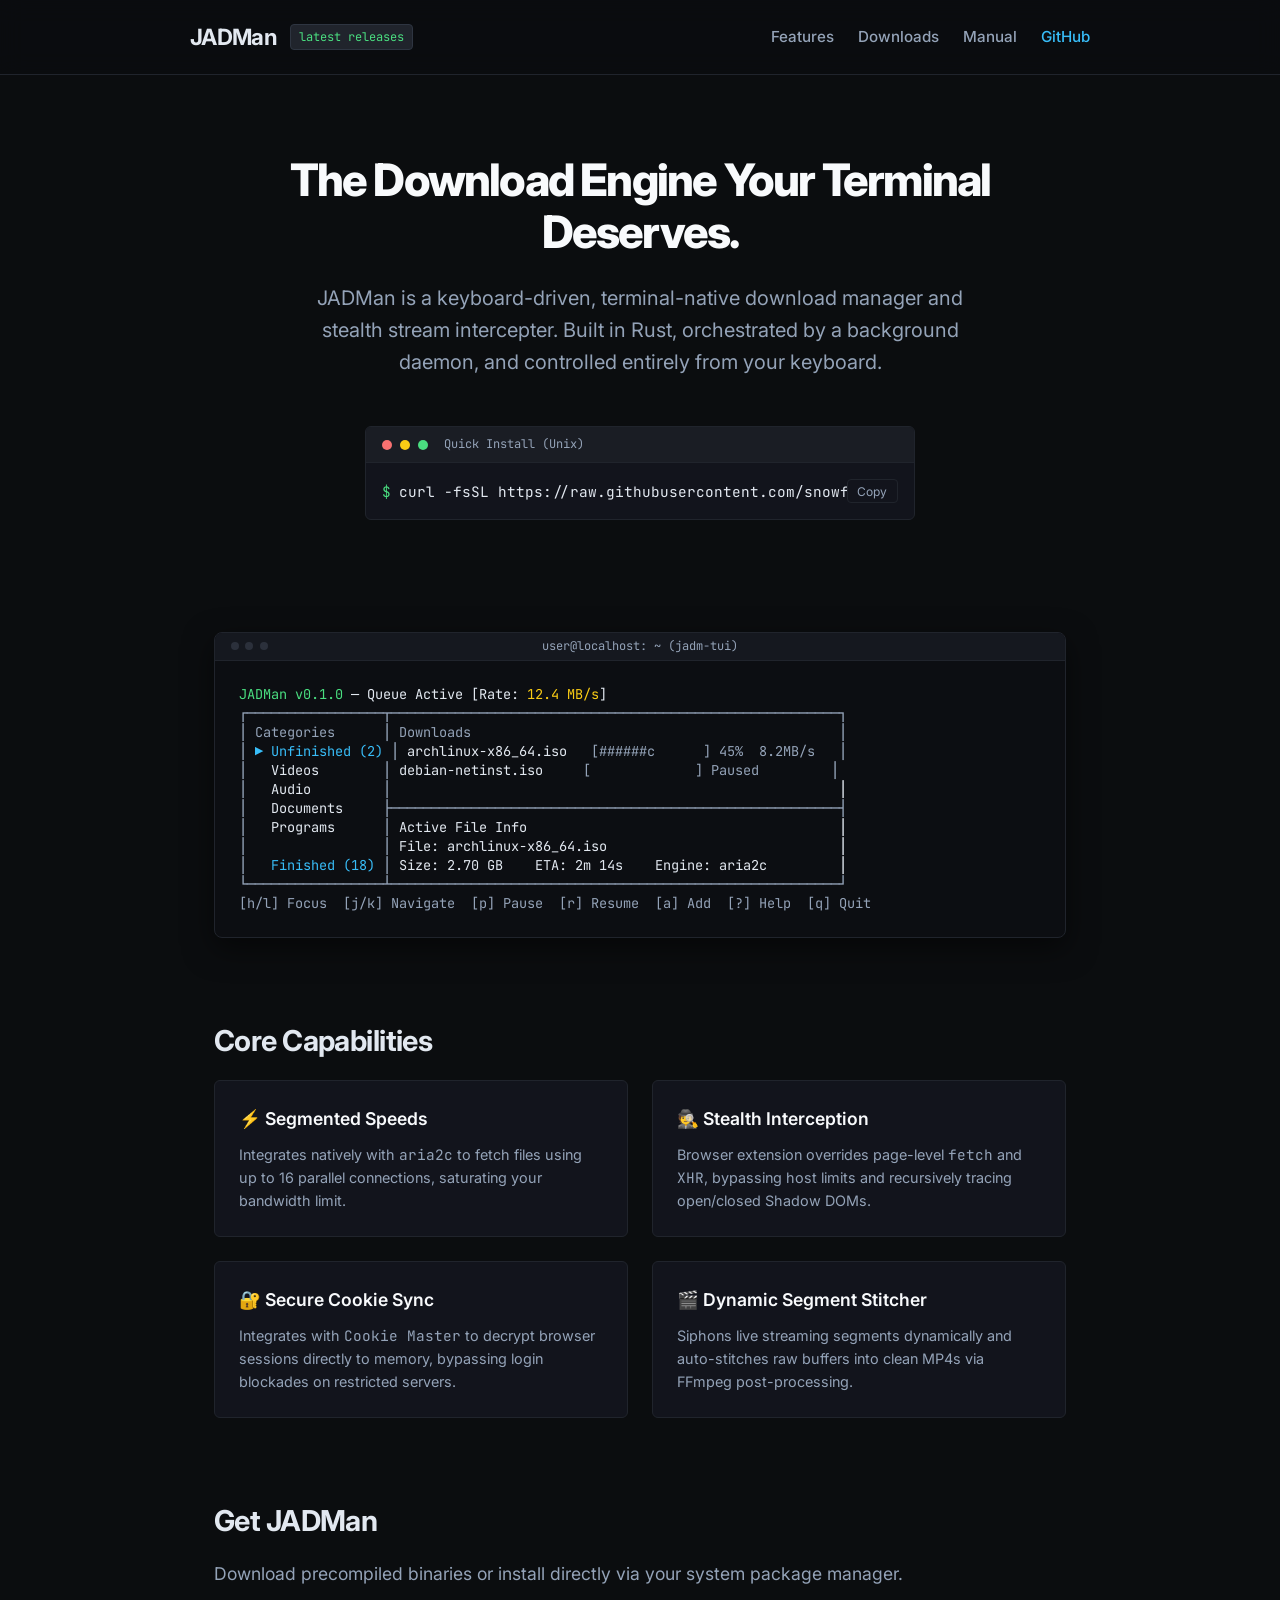
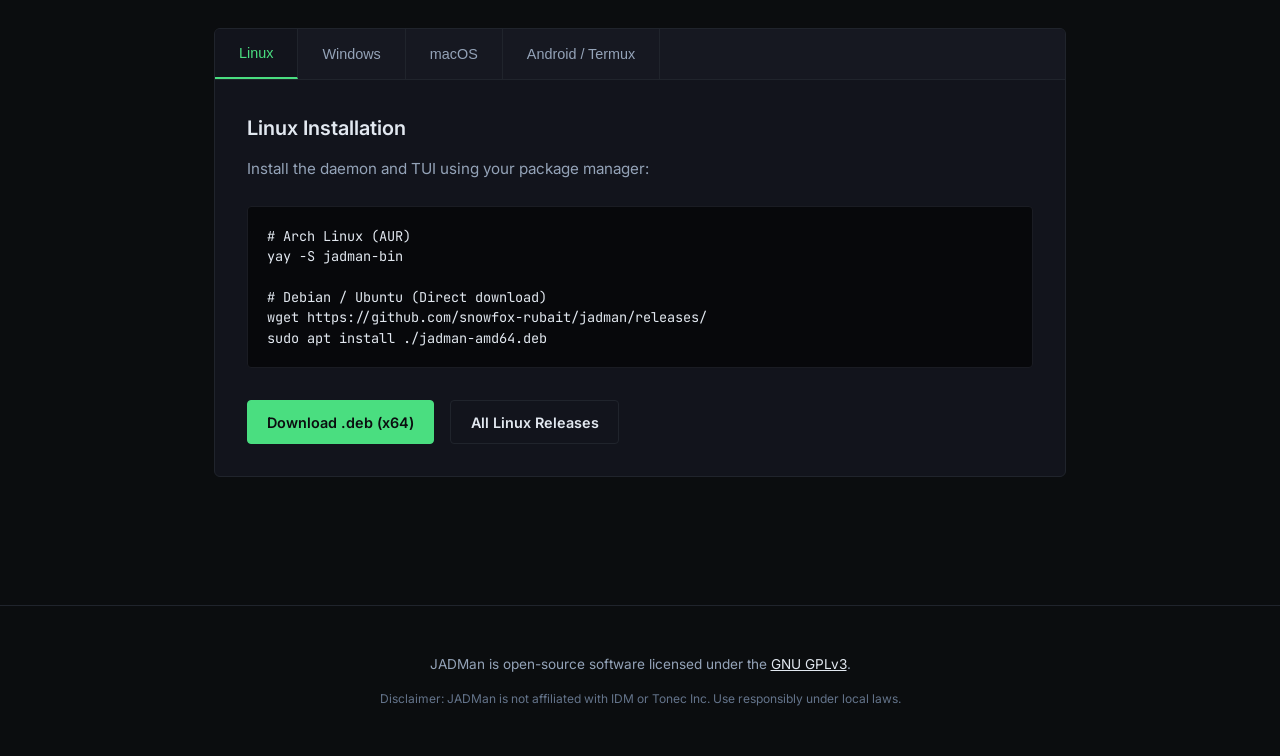
<file: website/index.html>
<!DOCTYPE html>
<html lang="en">
<head>
    <meta charset="UTF-8">
    <meta name="viewport" content="width=device-width, initial-scale=1.0">
    <title>JADMan — Just Another Download Manager</title>
    <meta name="description" content="A keyboard-driven, terminal-native download manager and stealth stream interceptor for Linux, macOS, and Windows.">
    <link rel="stylesheet" href="style.css">
    <!-- Google Fonts for crisp System and Mono typography -->
    <link rel="preconnect" href="https://fonts.googleapis.com">
    <link rel="preconnect" href="https://fonts.gstatic.com" crossorigin>
    <link href="https://fonts.googleapis.com/css2?family=Inter:wght@400;500;600;700&family=JetBrains+Mono:wght@400;500;700&display=swap" rel="stylesheet">
</head>
<body>

    <!-- 1. HEADER & NAVIGATION -->
    <header class="site-header">
        <div class="header-container">
            <div class="logo-area">
                <span class="logo-text">JADMan</span>
                <span id="version-badge" class="badge">checking version...</span>
            </div>
            <nav class="main-nav">
                <a href="#features">Features</a>
                <a href="#downloads">Downloads</a>
                <a href="https://github.com/snowfox-rubait/jadman/blob/main/docs/manual.md" target="_blank" rel="noopener">Manual</a>
                <a href="https://github.com/snowfox-rubait/jadman" class="repo-link" target="_blank" rel="noopener">GitHub</a>
            </nav>
        </div>
    </header>

    <main class="content-wrapper">
        <!-- 2. HERO SECTION -->
        <section class="hero-section">
            <h1 class="hero-title">The Download Engine Your Terminal Deserves.</h1>
            <p class="hero-lead">
                JADMan is a keyboard-driven, terminal-native download manager and stealth stream intercepter. 
                Built in Rust, orchestrated by a background daemon, and controlled entirely from your keyboard.
            </p>

            <div class="terminal-install">
                <div class="terminal-header">
                    <span class="dot red"></span>
                    <span class="dot yellow"></span>
                    <span class="dot green"></span>
                    <span class="terminal-title">Quick Install (Unix)</span>
                </div>
                <div class="terminal-body">
                    <span class="prompt">$</span> <code id="install-cmd">curl -fsSL https://raw.githubusercontent.com/snowfox-rubait/jadman/main/install.sh | bash</code>
                    <button class="copy-btn" onclick="copyInstallCommand()" aria-label="Copy install command">Copy</button>
                </div>
            </div>
        </section>

        <!-- 3. TUI CONSOLE MOCKUP -->
        <section class="mockup-section">
            <div class="console-window">
                <div class="console-header">
                    <div class="console-buttons">
                        <span class="btn-dot"></span>
                        <span class="btn-dot"></span>
                        <span class="btn-dot"></span>
                    </div>
                    <span class="console-title">user@localhost: ~ (jadm-tui)</span>
                </div>
                <pre class="console-body"><code><span class="c-green">JADMan v0.1.0</span> — Queue Active [Rate: <span class="c-yellow">12.4 MB/s</span>]
<span class="c-dim">┌─────────────────┬────────────────────────────────────────────────────────┐</span>
<span class="c-dim">│ Categories      │ Downloads                                              │</span>
<span class="c-dim">│</span> <span class="c-cyan">▶ Unfinished (2)</span> <span class="c-dim">│</span> archlinux-x86_64.iso   <span class="c-dim">[######c      ] 45%  8.2MB/s   │</span>
<span class="c-dim">│</span>   Videos        <span class="c-dim">│</span> debian-netinst.iso     <span class="c-dim">[             ] Paused         │</span>
<span class="c-dim">│</span>   Audio         <span class="c-dim">│</span>                                                        │
<span class="c-dim">│</span>   Documents     <span class="c-dim">├────────────────────────────────────────────────────────┤</span>
<span class="c-dim">│</span>   Programs      <span class="c-dim">│</span> Active File Info                                       │
<span class="c-dim">│</span>                 <span class="c-dim">│</span> File: archlinux-x86_64.iso                             │
<span class="c-dim">│</span> <span class="c-cyan">  Finished (18)</span> <span class="c-dim">│</span> Size: 2.70 GB    ETA: 2m 14s    Engine: aria2c         │
<span class="c-dim">└─────────────────┴────────────────────────────────────────────────────────┘</span>
<span class="c-dim">[h/l] Focus  [j/k] Navigate  [p] Pause  [r] Resume  [a] Add  [?] Help  [q] Quit</span></code></pre>
            </div>
        </section>

        <!-- 4. CORE FEATURES -->
        <section id="features" class="features-section">
            <h2 class="section-title">Core Capabilities</h2>
            <div class="features-grid">
                <div class="feature-card">
                    <h3>⚡ Segmented Speeds</h3>
                    <p>Integrates natively with <code>aria2c</code> to fetch files using up to 16 parallel connections, saturating your bandwidth limit.</p>
                </div>
                <div class="feature-card">
                    <h3>🕵️ Stealth Interception</h3>
                    <p>Browser extension overrides page-level <code>fetch</code> and <code>XHR</code>, bypassing host limits and recursively tracing open/closed Shadow DOMs.</p>
                </div>
                <div class="feature-card">
                    <h3>🔐 Secure Cookie Sync</h3>
                    <p>Integrates with <code>Cookie Master</code> to decrypt browser sessions directly to memory, bypassing login blockades on restricted servers.</p>
                </div>
                <div class="feature-card">
                    <h3>🎬 Dynamic Segment Stitcher</h3>
                    <p>Siphons live streaming segments dynamically and auto-stitches raw buffers into clean MP4s via FFmpeg post-processing.</p>
                </div>
            </div>
        </section>

        <!-- 5. PLATFORMS & DOWNLOADS -->
        <section id="downloads" class="downloads-section">
            <h2 class="section-title">Get JADMan</h2>
            <p class="section-lead">Download precompiled binaries or install directly via your system package manager.</p>

            <div class="tabs-container">
                <div class="tab-headers">
                    <button class="tab-link active" onclick="switchTab(event, 'tab-linux')">Linux</button>
                    <button class="tab-link" onclick="switchTab(event, 'tab-windows')">Windows</button>
                    <button class="tab-link" onclick="switchTab(event, 'tab-macos')">macOS</button>
                    <button class="tab-link" onclick="switchTab(event, 'tab-android')">Android / Termux</button>
                </div>

                <!-- Linux Tab -->
                <div id="tab-linux" class="tab-content active">
                    <h3>Linux Installation</h3>
                    <p>Install the daemon and TUI using your package manager:</p>
                    <pre class="code-block"><code># Arch Linux (AUR)
yay -S jadman-bin

# Debian / Ubuntu (Direct download)
wget <span class="linux-deb-url">https://github.com/snowfox-rubait/jadman/releases/</span>
sudo apt install ./jadman-amd64.deb</code></pre>
                    <div class="download-actions">
                        <a id="btn-download-linux" href="#" class="btn-primary">Download .deb (x64)</a>
                        <a href="https://github.com/snowfox-rubait/jadman/releases" class="btn-secondary" target="_blank" rel="noopener">All Linux Releases</a>
                    </div>
                </div>

                <!-- Windows Tab -->
                <div id="tab-windows" class="tab-content">
                    <h3>Windows Installation</h3>
                    <p>Install core tools via <code>winget</code>, then download the Windows binary package:</p>
                    <pre class="code-block"><code># 1. Install dependencies
winget install aria2.aria2 yt-dlp.yt-dlp Gyan.FFmpeg

# 2. Register native messaging host
jadm-daemon.exe install-native-manifest</code></pre>
                    <div class="download-actions">
                        <a id="btn-download-windows" href="#" class="btn-primary">Download JADMan Windows.zip</a>
                    </div>
                </div>

                <!-- macOS Tab -->
                <div id="tab-macos" class="tab-content">
                    <h3>macOS Installation</h3>
                    <p>Install dependencies via Homebrew, then grab the Darwin binaries:</p>
                    <pre class="code-block"><code># 1. Install dependencies
brew install aria2 yt-dlp ffmpeg

# 2. Register native messaging host
target/release/jadm-daemon install-native-manifest</code></pre>
                    <div class="download-actions">
                        <a id="btn-download-macos" href="#" class="btn-primary">Download JADMan macOS (ARM/Intel)</a>
                    </div>
                </div>

                <!-- Android Tab -->
                <div id="tab-android" class="tab-content">
                    <h3>Android / Termux Installation</h3>
                    <p>Run JADMan natively on your phone inside the Termux environment:</p>
                    <pre class="code-block"><code># Install dependencies
pkg install rust clang make python ffmpeg aria2 git

# Clone and compile
git clone https://github.com/snowfox-rubait/jadman.git
cd jadman && cargo build --release</code></pre>
                </div>
            </div>
        </section>
    </main>

    <!-- 6. FOOTER -->
    <footer class="site-footer">
        <div class="footer-container">
            <p>JADMan is open-source software licensed under the <a href="https://github.com/snowfox-rubait/jadman/blob/main/LICENSE" target="_blank" rel="noopener">GNU GPLv3</a>.</p>
            <p class="disclaimer">Disclaimer: JADMan is not affiliated with IDM or Tonec Inc. Use responsibly under local laws.</p>
        </div>
    </footer>

    <script src="script.js"></script>
</body>
</html>
</file>
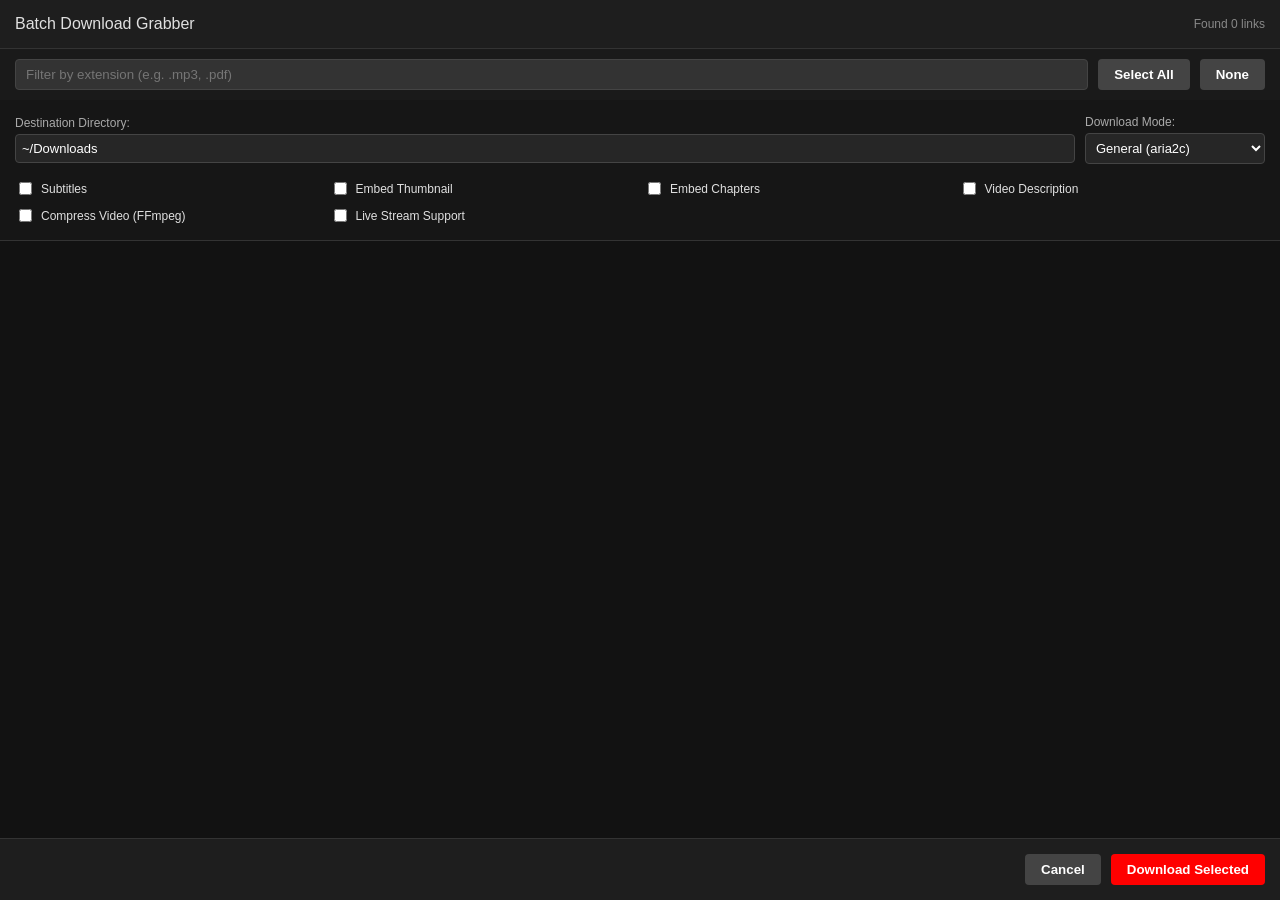
<file: extension/chrome/grabber.html>
<!DOCTYPE html>
<html>
<head>
  <title>JADMan Grabber</title>
  <style>
    body {
      background: #121212;
      color: #e0e0e0;
      font-family: sans-serif;
      margin: 0;
      display: flex;
      flex-direction: column;
      height: 100vh;
    }
    .header {
      padding: 15px;
      background: #1e1e1e;
      border-bottom: 1px solid #333;
      display: flex;
      justify-content: space-between;
      align-items: center;
    }
    .filter-bar {
      padding: 10px 15px;
      background: #1a1a1a;
      display: flex;
      gap: 10px;
    }
    input[type="text"] {
      background: #333;
      border: 1px solid #444;
      color: white;
      padding: 5px 10px;
      border-radius: 4px;
      flex: 1;
    }
    .list-container {
      flex: 1;
      overflow-y: auto;
      padding: 0;
    }
    .link-item {
      padding: 8px 15px;
      border-bottom: 1px solid #252525;
      display: flex;
      align-items: center;
      gap: 10px;
      font-size: 13px;
    }
    .link-item:hover {
      background: #222;
    }
    .link-url {
      overflow: hidden;
      text-overflow: ellipsis;
      white-space: nowrap;
      flex: 1;
      color: #aaa;
    }
    .link-name {
      font-weight: bold;
      width: 200px;
      overflow: hidden;
      text-overflow: ellipsis;
      white-space: nowrap;
    }
    .footer {
      padding: 15px;
      background: #1e1e1e;
      border-top: 1px solid #333;
      display: flex;
      justify-content: flex-end;
      gap: 10px;
    }
    button {
      padding: 8px 16px;
      border-radius: 4px;
      border: none;
      cursor: pointer;
      font-weight: bold;
    }
    .btn-primary {
      background: #ff0000;
      color: white;
    }
    .btn-secondary {
      background: #444;
      color: white;
    }
    #stats {
      font-size: 12px;
      color: #888;
    }
  </style>
</head>
<body>
  <div class="header">
    <span>Batch Download Grabber</span>
    <div id="stats">Found 0 links</div>
  </div>
  <div class="filter-bar">
    <input type="text" id="extensionFilter" placeholder="Filter by extension (e.g. .mp3, .pdf)">
    <button class="btn-secondary" id="selectAll">Select All</button>
    <button class="btn-secondary" id="selectNone">None</button>
  </div>
  <div id="grabberSettings" style="padding: 15px; background: #161616; border-bottom: 1px solid #333; display: flex; flex-direction: column; gap: 10px;">
    <div style="display: flex; gap: 10px; align-items: center;">
      <div style="flex: 1; display: flex; flex-direction: column; gap: 4px;">
        <label for="folder" style="font-size: 12px; color: #aaa;">Destination Directory:</label>
        <input type="text" id="folder" value="~/Downloads" style="padding: 6px; background: #262626; border: 1px solid #444; border-radius: 4px; color: #fff; font-size: 13px;" />
      </div>
      <div style="width: 180px; display: flex; flex-direction: column; gap: 4px;">
        <label for="mode" style="font-size: 12px; color: #aaa;">Download Mode:</label>
        <select id="mode" style="padding: 6px; background: #262626; border: 1px solid #444; border-radius: 4px; color: #fff; font-size: 13px;">
          <option value="general">General (aria2c)</option>
          <option value="siphon">Siphon Mode</option>
          <option value="ghost">Ghost Bypass Mode</option>
        </select>
      </div>
      <div id="ghostEngineWrap" style="width: 220px; display: none; flex-direction: column; gap: 4px;">
        <label for="ghostEngine" style="font-size: 12px; color: #aaa;">Ghost Bypass Engine:</label>
        <select id="ghostEngine" style="padding: 6px; background: #262626; border: 1px solid #444; border-radius: 4px; color: #fff; font-size: 13px;">
          <option value="chrome_native">⚡ Chrome Native Downloader</option>
          <option value="browser_fetch">🌐 Browser Fetch (In-Tab)</option>
          <option value="debugger_capture">🪲 Debugger Capture</option>
          <option value="webgl_capture">🎨 WebGL Canvas Capture</option>
          <option value="ytdlp">🔧 yt-dlp Impersonate</option>
          <option value="camoufox">🦊 Camoufox Stealth</option>
        </select>
      </div>
    </div>
    
    <div style="display: grid; grid-template-columns: repeat(4, 1fr); gap: 8px; margin-top: 5px;">
      <label style="display: flex; align-items: center; gap: 6px; font-size: 12px; cursor: pointer;">
        <input type="checkbox" id="writeSubs" /> Subtitles
      </label>
      <label style="display: flex; align-items: center; gap: 6px; font-size: 12px; cursor: pointer;">
        <input type="checkbox" id="embedThumbnail" /> Embed Thumbnail
      </label>
      <label style="display: flex; align-items: center; gap: 6px; font-size: 12px; cursor: pointer;">
        <input type="checkbox" id="embedChapters" /> Embed Chapters
      </label>
      <label style="display: flex; align-items: center; gap: 6px; font-size: 12px; cursor: pointer;">
        <input type="checkbox" id="writeDescription" /> Video Description
      </label>
      <label style="display: flex; align-items: center; gap: 6px; font-size: 12px; cursor: pointer;">
        <input type="checkbox" id="compressVideo" /> Compress Video (FFmpeg)
      </label>
      <label id="liveSupportWrap" style="display: flex; align-items: center; gap: 6px; font-size: 12px; cursor: pointer;">
        <input type="checkbox" id="liveSupport" /> Live Stream Support
      </label>
      <div id="liveFromStartWrap" style="display: none; align-items: center; gap: 6px; grid-column: span 3;">
        <label style="display: flex; align-items: center; gap: 6px; font-size: 12px; cursor: pointer;">
          <input type="checkbox" id="liveFromStart" /> Download from start
        </label>
        <span id="liveFromStartWarning" style="display: none; color: #ff9900; font-size: 11px;">⚠️ Warning: Heavy bandwidth/time</span>
      </div>
    </div>
  </div>

  <div class="list-container" id="linkList">
    <!-- Links will be injected here -->
  </div>
  <div class="footer">
    <button class="btn-secondary" id="cancelBtn">Cancel</button>
    <button class="btn-primary" id="downloadBtn">Download Selected</button>
  </div>
  <script src="grabber.js"></script>
</body>
</html>
</file>
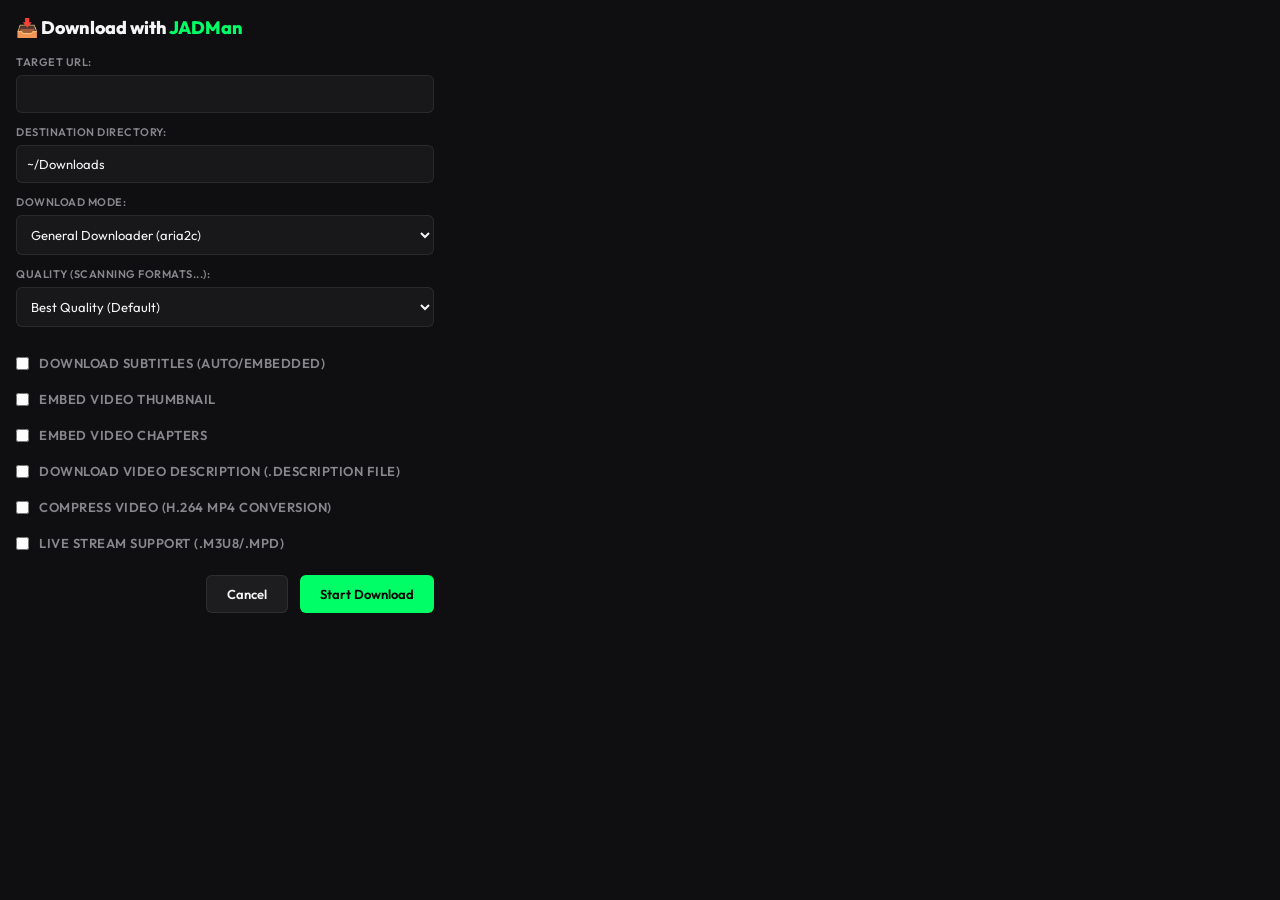
<file: extension/chrome/popup.html>
<!DOCTYPE html>
<html>
<head>
<meta charset="utf-8">
<title>JADMan Download</title>
<link href="https://fonts.googleapis.com/css2?family=Outfit:wght@300;400;600;800&display=swap" rel="stylesheet">
<style>
  :root {
    --bg-dark: #0f0f11;
    --card-bg: #18181c;
    --primary: #00ff66;
    --primary-hover: #00cc52;
    --text-white: #f5f5f7;
    --text-gray: #86868b;
    --border-color: rgba(255, 255, 255, 0.08);
  }

  body { 
    font-family: 'Outfit', sans-serif; 
    padding: 16px; 
    margin: 0;
    background: var(--bg-dark);
    color: var(--text-white);
    box-sizing: border-box;
    width: 450px;
    overflow-x: hidden;
  }
  h3 { 
    margin: 0 0 16px 0; 
    font-size: 18px;
    font-weight: 800;
  }
  h3 span {
    color: var(--primary);
  }
  label { 
    display: block; 
    margin-top: 12px; 
    font-size: 11px;
    font-weight: 600;
    text-transform: uppercase;
    color: var(--text-gray);
    letter-spacing: 0.5px;
  }
  input, select { 
    width: 100%; 
    box-sizing: border-box; 
    margin-top: 6px; 
    padding: 10px; 
    background: rgba(255, 255, 255, 0.04);
    color: var(--text-white);
    border: 1px solid var(--border-color);
    border-radius: 6px;
    outline: none;
    font-family: 'Outfit', sans-serif;
    font-size: 13px;
    transition: border-color 0.2s;
  }
  input:focus, select:focus {
    border-color: var(--primary);
  }
  select option {
    background-color: var(--card-bg);
    color: var(--text-white);
  }
  .actions { 
    margin-top: 24px; 
    display: flex; 
    justify-content: flex-end; 
    gap: 12px; 
  }
  button { 
    padding: 10px 20px; 
    background: var(--primary);
    color: #000;
    border: none;
    border-radius: 6px;
    cursor: pointer;
    font-family: 'Outfit', sans-serif;
    font-weight: 600;
    font-size: 13px;
    transition: all 0.2s;
  }
  button.cancel { 
    background: rgba(255, 255, 255, 0.06);
    color: var(--text-white);
    border: 1px solid var(--border-color);
  }
  button.cancel:hover {
    background: rgba(255, 255, 255, 0.1);
  }
  button:hover { 
    opacity: 0.95;
    box-shadow: 0 4px 12px rgba(0, 255, 102, 0.15);
  }
  
  .checkbox-grid {
    margin-top: 16px;
    display: grid;
    grid-template-columns: 1fr;
    gap: 8px;
  }

  .checkbox-item {
    display: flex;
    align-items: center;
    font-size: 13px;
    cursor: pointer;
  }

  .checkbox-item input {
    width: auto;
    margin: 0 10px 0 0;
  }
</style>
</head>
<body>
  <h3>📥 Download with <span>JADMan</span></h3>
  
  <label for="url">Target URL:</label>
  <input type="text" id="url" readonly />
  
  <label for="folder">Destination Directory:</label>
  <input type="text" id="folder" value="~/Downloads" />
  
  <label for="mode">Download Mode:</label>
  <select id="mode">
    <option value="general">General Downloader (aria2c)</option>
    <option value="siphon">Siphon Mode (Cookies & UA capture)</option>
    <option value="ghost">Ghost Bypass Mode (Stealth Headless & Native TLS)</option>
  </select>

  <div id="ghostEngineWrap" style="display: none;">
    <label for="ghostEngine">Ghost Bypass Engine:</label>
    <select id="ghostEngine">
      <option value="chrome_native">⚡ Chrome Native Downloader</option>
      <option value="browser_fetch">🌐 Browser Fetch (In-Tab Streaming)</option>
      <option value="browser_segment_fetch">🔗 Browser HLS Segment Stitcher (Login-Safe)</option>
      <option value="debugger_capture">🪲 Debugger Network Socket Capture</option>
      <option value="webgl_capture">🎨 WebGL Canvas Frame Recorder</option>
      <option value="ytdlp">🔧 yt-dlp Impersonate (Platform extractors)</option>
      <option value="camoufox">🦊 Camoufox Headless (Stealth browser fallback)</option>
    </select>
  </div>

  <label for="quality" id="qualityLabel">Quality (Scanning formats...):</label>
  <select id="quality">
    <option value="">Best Quality (Default)</option>
  </select>
  <div id="status" style="font-size: 11px; margin-top: 5px; color: var(--text-gray);"></div>

  <div class="checkbox-grid">
    <label class="checkbox-item">
      <input type="checkbox" id="writeSubs" />
      Download Subtitles (Auto/Embedded)
    </label>
    <label class="checkbox-item">
      <input type="checkbox" id="embedThumbnail" />
      Embed Video Thumbnail
    </label>
    <label class="checkbox-item">
      <input type="checkbox" id="embedChapters" />
      Embed Video Chapters
    </label>
    <label class="checkbox-item">
      <input type="checkbox" id="writeDescription" />
      Download Video Description (.description file)
    </label>
    <label class="checkbox-item" id="playlistOptionWrap" style="display: none;">
      <input type="checkbox" id="downloadPlaylist" />
      Download Entire Playlist
    </label>
    <label class="checkbox-item">
      <input type="checkbox" id="compressVideo" />
      Compress Video (H.264 MP4 conversion)
    </label>
    <label class="checkbox-item" id="liveSupportWrap">
      <input type="checkbox" id="liveSupport" />
      Live Stream Support (.m3u8/.mpd)
    </label>
    <div id="liveFromStartWrap" style="display: none; margin-left: 24px; margin-top: 4px; flex-direction: column; gap: 4px;">
      <label class="checkbox-item">
        <input type="checkbox" id="liveFromStart" />
        Download live stream from the start
      </label>
      <div id="liveFromStartWarning" style="display: none; color: #ff9900; font-size: 11px; margin-top: 2px;">
        ⚠️ Warning: Downloading from start can consume massive bandwidth and take a very long time!
      </div>
    </div>
  </div>
  
  <div class="actions">
    <button id="cancelBtn" class="cancel">Cancel</button>
    <button id="downloadBtn">Start Download</button>
  </div>
  
  <script src="popup.js"></script>
</body>
</html>
</file>
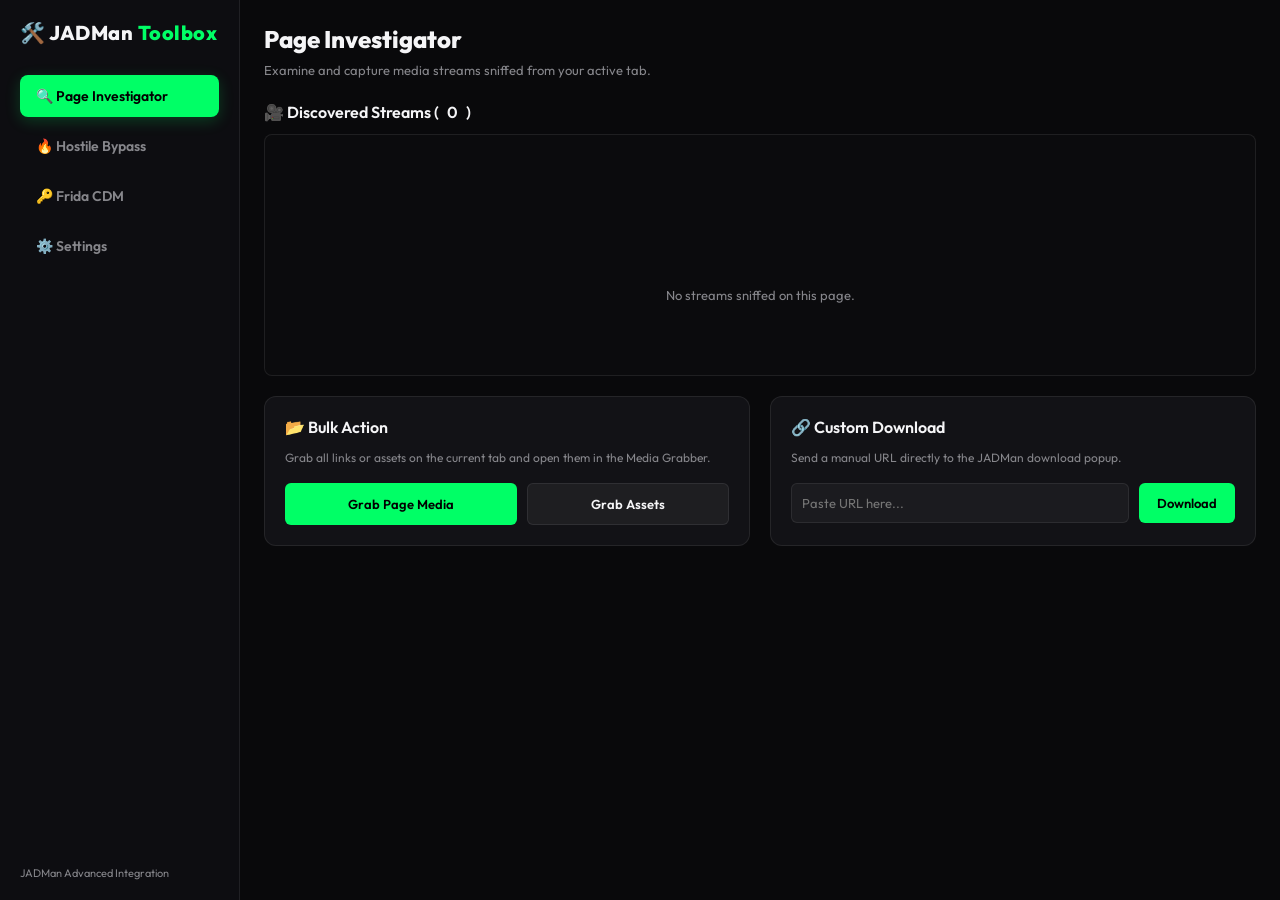
<file: extension/chrome/toolbox.html>
<!DOCTYPE html>
<html>
<head>
<meta charset="utf-8">
<title>JADMan Toolbox</title>
<link href="https://fonts.googleapis.com/css2?family=Outfit:wght@300;400;600;800&display=swap" rel="stylesheet">
<style>
  :root {
    --bg-dark: #09090b;
    --card-bg: #121216;
    --card-bg-hover: #181822;
    --primary: #00ff66;
    --primary-glow: rgba(0, 255, 102, 0.2);
    --secondary: #00c8ff;
    --secondary-glow: rgba(0, 200, 255, 0.2);
    --danger: #ff3366;
    --text-white: #f5f5f7;
    --text-gray: #86868b;
    --border-color: rgba(255, 255, 255, 0.08);
  }

  body {
    font-family: 'Outfit', sans-serif;
    background-color: var(--bg-dark);
    color: var(--text-white);
    margin: 0;
    padding: 0;
    box-sizing: border-box;
    display: flex;
    height: 100vh;
    overflow: hidden;
  }

  /* Sidebar Navigation */
  .sidebar {
    width: 240px;
    background-color: #0d0d11;
    border-right: 1px solid var(--border-color);
    display: flex;
    flex-direction: column;
    padding: 20px;
    box-sizing: border-box;
    justify-content: space-between;
  }

  .logo-area {
    font-weight: 800;
    font-size: 20px;
    letter-spacing: 0.5px;
    margin-bottom: 30px;
  }

  .logo-area span {
    color: var(--primary);
  }

  .nav-menu {
    display: flex;
    flex-direction: column;
    gap: 8px;
    flex-grow: 1;
  }

  .nav-item {
    padding: 12px 16px;
    border-radius: 8px;
    cursor: pointer;
    font-weight: 600;
    font-size: 14px;
    color: var(--text-gray);
    transition: all 0.2s;
    display: flex;
    align-items: center;
    gap: 10px;
  }

  .nav-item:hover {
    color: var(--text-white);
    background: rgba(255, 255, 255, 0.03);
  }

  .nav-item.active {
    color: #000;
    background: var(--primary);
    box-shadow: 0 4px 15px var(--primary-glow);
  }

  .sidebar-footer {
    font-size: 11px;
    color: var(--text-gray);
  }

  /* Main Content Area */
  .main-content {
    flex-grow: 1;
    display: flex;
    flex-direction: column;
    padding: 24px;
    box-sizing: border-box;
    overflow-y: auto;
  }

  .tab-pane {
    display: none;
    flex-direction: column;
    height: 100%;
  }

  .tab-pane.active {
    display: flex;
  }

  h2 {
    margin: 0 0 8px 0;
    font-size: 24px;
    font-weight: 800;
  }

  .page-desc {
    color: var(--text-gray);
    font-size: 13px;
    margin-bottom: 24px;
  }

  /* Grid layouts */
  .grid-2 {
    display: grid;
    grid-template-columns: 1fr 1fr;
    gap: 20px;
    margin-bottom: 20px;
  }

  .card {
    background: var(--card-bg);
    border: 1px solid var(--border-color);
    border-radius: 12px;
    padding: 20px;
    box-sizing: border-box;
    transition: all 0.2s;
  }

  .card:hover {
    border-color: rgba(255, 255, 255, 0.15);
    box-shadow: 0 4px 20px rgba(0, 0, 0, 0.3);
  }

  .card-title {
    font-weight: 600;
    font-size: 16px;
    margin-bottom: 12px;
    display: flex;
    align-items: center;
    gap: 8px;
  }

  .card-desc {
    font-size: 12px;
    color: var(--text-gray);
    line-height: 1.5;
    margin-bottom: 16px;
  }

  /* Form Elements & Inputs */
  .form-group {
    margin-bottom: 16px;
    display: flex;
    flex-direction: column;
    gap: 6px;
  }

  .form-group label {
    font-size: 11px;
    font-weight: 600;
    text-transform: uppercase;
    color: var(--text-gray);
    letter-spacing: 0.5px;
  }

  input, select {
    background: rgba(255, 255, 255, 0.04);
    border: 1px solid var(--border-color);
    border-radius: 6px;
    padding: 10px;
    color: var(--text-white);
    font-family: 'Outfit', sans-serif;
    font-size: 13px;
    outline: none;
    transition: border-color 0.2s;
  }

  input:focus, select:focus {
    border-color: var(--primary);
  }

  select option {
    background-color: var(--card-bg);
    color: var(--text-white);
  }

  /* Toggles & Checkboxes */
  .switch-container {
    display: flex;
    align-items: center;
    justify-content: space-between;
    padding: 8px 0;
  }

  .switch-label-area {
    display: flex;
    flex-direction: column;
    gap: 2px;
  }

  .switch-label {
    font-size: 13px;
    font-weight: 600;
  }

  .switch-subtext {
    font-size: 11px;
    color: var(--text-gray);
  }

  .switch {
    position: relative;
    display: inline-block;
    width: 44px;
    height: 24px;
  }

  .switch input {
    opacity: 0;
    width: 0;
    height: 0;
  }

  .slider {
    position: absolute;
    cursor: pointer;
    top: 0;
    left: 0;
    right: 0;
    bottom: 0;
    background-color: rgba(255, 255, 255, 0.1);
    transition: .3s;
    border-radius: 24px;
  }

  .slider:before {
    position: absolute;
    content: "";
    height: 16px;
    width: 16px;
    left: 4px;
    bottom: 4px;
    background-color: white;
    transition: .3s;
    border-radius: 50%;
  }

  input:checked + .slider {
    background-color: var(--primary);
  }

  input:checked + .slider:before {
    transform: translateX(20px);
    background-color: #000;
  }

  /* Buttons */
  button {
    font-family: 'Outfit', sans-serif;
    padding: 12px 18px;
    font-weight: 600;
    font-size: 13px;
    border-radius: 6px;
    border: none;
    cursor: pointer;
    transition: all 0.2s;
    display: flex;
    align-items: center;
    justify-content: center;
    gap: 8px;
  }

  .btn-primary {
    background: var(--primary);
    color: #000;
  }

  .btn-primary:hover {
    background: #00e65c;
    box-shadow: 0 4px 15px var(--primary-glow);
  }

  .btn-secondary {
    background: rgba(255, 255, 255, 0.05);
    color: var(--text-white);
    border: 1px solid var(--border-color);
  }

  .btn-secondary:hover {
    background: rgba(255, 255, 255, 0.08);
  }

  .btn-danger {
    background: var(--danger);
    color: var(--text-white);
  }

  .btn-danger:hover {
    background: #e62254;
  }

  /* Lists & Stream Viewer */
  .list-wrapper {
    border: 1px solid var(--border-color);
    border-radius: 8px;
    background: rgba(255, 255, 255, 0.01);
    flex-grow: 1;
    overflow-y: auto;
    margin-bottom: 20px;
    max-height: 240px;
  }

  .list-empty {
    display: flex;
    align-items: center;
    justify-content: center;
    height: 100%;
    color: var(--text-gray);
    font-size: 13px;
    padding: 40px 0;
  }

  .stream-item {
    display: flex;
    align-items: center;
    justify-content: space-between;
    padding: 12px 16px;
    border-bottom: 1px solid var(--border-color);
    font-size: 13px;
    transition: background 0.15s;
  }

  .stream-item:hover {
    background: rgba(255, 255, 255, 0.02);
  }

  .stream-info {
    display: flex;
    flex-direction: column;
    gap: 4px;
    max-width: 70%;
  }

  .stream-title {
    font-weight: 600;
    white-space: nowrap;
    overflow: hidden;
    text-overflow: ellipsis;
  }

  .stream-meta {
    font-size: 11px;
    color: var(--text-gray);
    display: flex;
    gap: 12px;
  }

  /* Logger terminal */
  .console-panel {
    background: #000;
    border: 1px solid var(--border-color);
    border-radius: 8px;
    padding: 16px;
    font-family: monospace;
    font-size: 12px;
    color: #00ff66;
    height: 150px;
    overflow-y: auto;
    box-sizing: border-box;
    margin-top: 16px;
  }
</style>
</head>
<body>
  <!-- Sidebar -->
  <div class="sidebar">
    <div class="logo-area">🛠️ JADMan <span>Toolbox</span></div>
    
    <div class="nav-menu">
      <div class="nav-item active" id="tab-investigator" data-tab="pane-investigator">🔍 Page Investigator</div>
      <div class="nav-item" id="tab-hostile" data-tab="pane-hostile">🔥 Hostile Bypass</div>
      <div class="nav-item" id="tab-frida" data-tab="pane-frida">🔑 Frida CDM</div>
      <div class="nav-item" id="tab-settings" data-tab="pane-settings">⚙️ Settings</div>
    </div>
    
    <div class="sidebar-footer">JADMan Advanced Integration</div>
  </div>

  <!-- Main Content -->
  <div class="main-content">
    
    <!-- Pane 1: Page Investigator -->
    <div class="tab-pane active" id="pane-investigator">
      <h2>Page Investigator</h2>
      <div class="page-desc">Examine and capture media streams sniffed from your active tab.</div>
      
      <div class="card-title">🎥 Discovered Streams (<span id="stream-count">0</span>)</div>
      <div class="list-wrapper">
        <div class="list-empty" id="streams-empty">No streams sniffed on this page.</div>
        <div id="streams-container" style="display: none;"></div>
      </div>
      
      <div class="grid-2">
        <div class="card">
          <div class="card-title">📂 Bulk Action</div>
          <div class="card-desc">Grab all links or assets on the current tab and open them in the Media Grabber.</div>
          <div style="display: flex; gap: 10px;">
            <button class="btn-primary" id="grab-media-btn" style="flex-grow: 1;">Grab Page Media</button>
            <button class="btn-secondary" id="grab-assets-btn" style="flex-grow: 1;">Grab Assets</button>
          </div>
        </div>
        
        <div class="card">
          <div class="card-title">🔗 Custom Download</div>
          <div class="card-desc">Send a manual URL directly to the JADMan download popup.</div>
          <div style="display: flex; gap: 10px;">
            <input type="text" id="custom-dl-url" placeholder="Paste URL here..." style="flex-grow: 1;">
            <button class="btn-primary" id="custom-dl-btn">Download</button>
          </div>
        </div>
      </div>
    </div>

    <!-- Pane 2: Hostile Bypass -->
    <div class="tab-pane" id="pane-hostile">
      <h2>Hostile Bypass</h2>
      <div class="page-desc">Evade canvas-only video decoders, DRM restrictions, and single-use link blocks.</div>
      
      <div class="grid-2">
        <div class="card">
          <div class="card-title">🛡️ Hostile Buffer Preload</div>
          <div class="card-desc">Programmatically forces the page video element to buffer and load the entire stream immediately so that segment siphoning can stitch the whole file.</div>
          <button class="btn-primary" id="preload-stream-btn" style="width: 100%;">🔥 Trigger Buffer Preload</button>
        </div>
        
        <div class="card">
          <div class="card-title">🔍 Element Inspector</div>
          <div class="card-desc">Hover over any page element (videos, audio, or canvas wrappers) to highlight and download it directly.</div>
          <button class="btn-secondary" id="toggle-inspector-btn" style="width: 100%;">🔍 Toggle Inspector Mode</button>
        </div>
      </div>
      
      <div class="card">
        <div class="card-title">⚙️ Bypass Engines & Mode Configuration</div>
        <div class="card-desc">Select how JADMan captures requests and mimics environments.</div>
        
        <div class="switch-container">
          <div class="switch-label-area">
            <div class="switch-label">Ghost Evasion Mode</div>
            <div class="switch-subtext">Spoof browser TLS stack, HTTP/2 connections and hide DOM traces.</div>
          </div>
          <label class="switch">
            <input type="checkbox" id="toggle-ghost-mode">
            <span class="slider"></span>
          </label>
        </div>
        
        <div class="form-group" id="ghost-engine-group" style="margin-top: 12px; display: none;">
          <label for="select-ghost-engine">Ghost Bypass Engine</label>
          <select id="select-ghost-engine">
            <option value="chrome_native">⚡ Chrome Native Downloader</option>
            <option value="browser_fetch">🌐 Browser Fetch (In-Tab Streaming)</option>
            <option value="debugger_capture">🪲 Debugger Network Socket Capture</option>
            <option value="webgl_capture">🎨 WebGL Canvas Frame Recorder</option>
            <option value="ytdlp">🔧 yt-dlp Impersonate (Transcoding / Platform extractors)</option>
            <option value="camoufox">🦊 Camoufox Headless (Stealth browser fallback)</option>
          </select>
        </div>
        
        <div class="switch-container" style="border-top: 1px solid var(--border-color); margin-top: 10px; padding-top: 12px;">
          <div class="switch-label-area">
            <div class="switch-label">MediaSource / Segment Recording</div>
            <div class="switch-subtext">Intercept appended buffer segments on SourceBuffer.appendBuffer.</div>
          </div>
          <label class="switch">
            <input type="checkbox" id="toggle-segment-siphon">
            <span class="slider"></span>
          </label>
        </div>
      </div>
    </div>

    <!-- Pane 3: Frida CDM -->
    <div class="tab-pane" id="pane-frida">
      <h2>Frida CDM Key Extractor</h2>
      <div class="page-desc">Extract Widevine L3 decryption keys from secure browser players in real-time.</div>
      
      <div class="card">
        <div class="card-title">🔑 Widevine Key Grabber Control</div>
        <div class="card-desc">Instruct the JADMan daemon to attach Frida to the browser's processes, listen for key exchange requests, and export them to your output logs.</div>
        
        <div style="display: flex; gap: 10px;">
          <button class="btn-primary" id="start-cdm-btn">⚡ Launch CDM Hook</button>
          <button class="btn-danger" id="stop-cdm-btn" style="display: none;">🛑 Stop Hook</button>
        </div>
        
        <div class="console-panel" id="cdm-console">
          [JADMan CDM Console] Ready. Click Launch to start monitoring.
        </div>
      </div>
    </div>

    <!-- Pane 4: Settings -->
    <div class="tab-pane" id="pane-settings">
      <h2>Toolbox Settings</h2>
      <div class="page-desc">Configure layout coordinates, directories, and overlay defaults.</div>
      
      <div class="card">
        <div class="form-group">
          <label for="select-btn-pos">Download Button Default Position</label>
          <select id="select-btn-pos">
            <option value="top-right">Top Right</option>
            <option value="top-left">Top Left</option>
            <option value="bottom-right">Bottom Right</option>
            <option value="bottom-left">Bottom Left</option>
            <option value="center">Center</option>
          </select>
        </div>
        
        <div class="form-group" style="margin-top: 16px;">
          <label for="select-window-mode">Window Spawning Mode (Tiling WM Adaptive)</label>
          <select id="select-window-mode">
            <option value="popup">Separate Floating Window (Default)</option>
            <option value="normal">Separate Tiled Window</option>
            <option value="tab">New Tab in Current Window</option>
          </select>
        </div>
      </div>
    </div>

  </div>

  <script src="toolbox.js"></script>
</body>
</html>
</file>
<file: website/style.css>
/* 🎨 JADMan Minimalist stylesheet */

:root {
    --bg-dark: #0b0d0f;
    --bg-card: #12141c;
    --border-color: #20242c;
    --text-main: #e2e8f0;
    --text-dim: #94a3b8;
    --accent-green: #4ade80;
    --accent-blue: #38bdf8;
    --accent-red: #f87171;
    --accent-yellow: #facc15;
    --font-sans: 'Inter', -apple-system, BlinkMacSystemFont, "Segoe UI", Roboto, sans-serif;
    --font-mono: 'JetBrains Mono', 'SFMono-Regular', Consolas, monospace;
}

* {
    box-sizing: border-box;
    margin: 0;
    padding: 0;
}

body {
    background-color: var(--bg-dark);
    color: var(--text-main);
    font-family: var(--font-sans);
    line-height: 1.6;
    -webkit-font-smoothing: antialiased;
}

a {
    color: var(--accent-blue);
    text-decoration: none;
    transition: color 0.15s ease;
}

a:hover {
    color: var(--accent-green);
}

code, pre {
    font-family: var(--font-mono);
}

/* 1. HEADER */
.site-header {
    border-bottom: 1px solid var(--border-color);
    padding: 1.2rem 1rem;
    background-color: rgba(11, 13, 15, 0.8);
    backdrop-filter: blur(12px);
    position: sticky;
    top: 0;
    z-index: 100;
}

.header-container {
    max-width: 900px;
    margin: 0 auto;
    display: flex;
    justify-content: space-between;
    align-items: center;
}

.logo-area {
    display: flex;
    align-items: center;
    gap: 0.8rem;
}

.logo-text {
    font-size: 1.4rem;
    font-weight: 700;
    letter-spacing: -0.03em;
    color: var(--text-main);
}

.badge {
    background-color: var(--border-color);
    border: 1px solid #2e3541;
    color: var(--accent-green);
    font-family: var(--font-mono);
    font-size: 0.75rem;
    padding: 0.15rem 0.5rem;
    border-radius: 4px;
}

.main-nav {
    display: flex;
    gap: 1.5rem;
    font-size: 0.95rem;
    font-weight: 500;
}

.main-nav a {
    color: var(--text-dim);
}

.main-nav a:hover {
    color: var(--text-main);
}

.main-nav a.repo-link {
    color: var(--accent-blue);
}

/* 2. LAYOUT WRAPPERS */
.content-wrapper {
    max-width: 900px;
    margin: 0 auto;
    padding: 3rem 1.5rem;
}

section {
    margin-bottom: 5rem;
}

.section-title {
    font-size: 1.8rem;
    font-weight: 700;
    margin-bottom: 1rem;
    letter-spacing: -0.02em;
}

.section-lead {
    color: var(--text-dim);
    margin-bottom: 2.5rem;
    font-size: 1.1rem;
}

/* 3. HERO SECTION */
.hero-section {
    text-align: center;
    padding: 2rem 0;
}

.hero-title {
    font-size: 2.8rem;
    font-weight: 800;
    line-height: 1.15;
    letter-spacing: -0.04em;
    margin-bottom: 1.5rem;
    color: #f8fafc;
}

.hero-lead {
    font-size: 1.25rem;
    color: var(--text-dim);
    max-width: 700px;
    margin: 0 auto 3rem auto;
}

/* INSTALL CMD BOX */
.terminal-install {
    max-width: 550px;
    margin: 0 auto;
    border: 1px solid var(--border-color);
    border-radius: 6px;
    background-color: var(--bg-card);
    overflow: hidden;
}

.terminal-header {
    background-color: #1a1d24;
    padding: 0.5rem 1rem;
    display: flex;
    align-items: center;
    gap: 0.5rem;
    border-bottom: 1px solid var(--border-color);
}

.dot {
    width: 10px;
    height: 10px;
    border-radius: 50%;
    display: inline-block;
}

.dot.red { background-color: var(--accent-red); }
.dot.yellow { background-color: var(--accent-yellow); }
.dot.green { background-color: var(--accent-green); }

.terminal-title {
    margin-left: 0.5rem;
    font-size: 0.75rem;
    color: var(--text-dim);
    font-family: var(--font-mono);
}

.terminal-body {
    padding: 1rem;
    display: flex;
    justify-content: space-between;
    align-items: center;
    font-family: var(--font-mono);
    font-size: 0.9rem;
}

.prompt {
    color: var(--accent-green);
    user-select: none;
    margin-right: 0.5rem;
}

#install-cmd {
    flex-grow: 1;
    text-align: left;
    overflow-x: auto;
    white-space: nowrap;
    color: var(--text-main);
}

.copy-btn {
    background: none;
    border: 1px solid var(--border-color);
    color: var(--text-dim);
    padding: 0.2rem 0.6rem;
    font-size: 0.75rem;
    border-radius: 4px;
    cursor: pointer;
    font-family: var(--font-sans);
    transition: all 0.15s ease;
}

.copy-btn:hover {
    border-color: var(--accent-blue);
    color: var(--text-main);
}

/* 4. TUI CONSOLE MOCKUP */
.console-window {
    border: 1px solid var(--border-color);
    border-radius: 8px;
    background-color: #0c0e12;
    overflow: hidden;
    box-shadow: 0 10px 30px rgba(0,0,0,0.5);
}

.console-header {
    background-color: #15181f;
    border-bottom: 1px solid var(--border-color);
    padding: 0.6rem 1rem;
    display: flex;
    align-items: center;
    position: relative;
}

.console-buttons {
    display: flex;
    gap: 0.4rem;
}

.btn-dot {
    width: 8px;
    height: 8px;
    border-radius: 50%;
    background-color: #2b303b;
    display: inline-block;
}

.console-title {
    position: absolute;
    left: 50%;
    transform: translateX(-50%);
    font-size: 0.75rem;
    color: var(--text-dim);
    font-family: var(--font-mono);
}

.console-body {
    padding: 1.5rem;
    font-size: 0.85rem;
    overflow-x: auto;
    text-align: left;
    white-space: pre;
    line-height: 1.4;
}

.c-green { color: var(--accent-green); }
.c-yellow { color: var(--accent-yellow); }
.c-cyan { color: var(--accent-blue); }
.c-dim { color: var(--text-dim); }

/* 5. CAPABILITIES GRID */
.features-grid {
    display: grid;
    grid-template-columns: 1fr 1fr;
    gap: 1.5rem;
}

@media (max-width: 600px) {
    .features-grid {
        grid-template-columns: 1fr;
    }
}

.feature-card {
    border: 1px solid var(--border-color);
    border-radius: 6px;
    padding: 1.5rem;
    background-color: var(--bg-card);
}

.feature-card h3 {
    font-size: 1.1rem;
    font-weight: 600;
    margin-bottom: 0.6rem;
    color: #f8fafc;
}

.feature-card p {
    font-size: 0.9rem;
    color: var(--text-dim);
}

/* 6. DOWNLOADS & TABS */
.tabs-container {
    border: 1px solid var(--border-color);
    border-radius: 6px;
    background-color: var(--bg-card);
    overflow: hidden;
}

.tab-headers {
    display: flex;
    border-bottom: 1px solid var(--border-color);
    background-color: #161821;
}

.tab-link {
    background: none;
    border: none;
    color: var(--text-dim);
    padding: 1rem 1.5rem;
    font-size: 0.9rem;
    cursor: pointer;
    font-weight: 500;
    border-right: 1px solid var(--border-color);
    transition: all 0.15s ease;
}

.tab-link:hover {
    color: var(--text-main);
    background-color: #1a1d26;
}

.tab-link.active {
    color: var(--accent-green);
    background-color: var(--bg-card);
    border-bottom: 2px solid var(--accent-green);
}

.tab-content {
    display: none;
    padding: 2rem;
}

.tab-content.active {
    display: block;
}

.tab-content h3 {
    font-size: 1.25rem;
    margin-bottom: 0.8rem;
    font-weight: 600;
}

.tab-content p {
    font-size: 0.95rem;
    color: var(--text-dim);
    margin-bottom: 1.5rem;
}

.code-block {
    background-color: #07080b;
    border: 1px solid #1a1c23;
    padding: 1.2rem;
    border-radius: 4px;
    margin-bottom: 2rem;
    overflow-x: auto;
    font-size: 0.85rem;
    text-align: left;
    line-height: 1.5;
}

.download-actions {
    display: flex;
    gap: 1rem;
    align-items: center;
}

.btn-primary, .btn-secondary {
    padding: 0.6rem 1.2rem;
    font-size: 0.9rem;
    font-weight: 600;
    border-radius: 4px;
    cursor: pointer;
    text-align: center;
    transition: all 0.15s ease;
}

.btn-primary {
    background-color: var(--accent-green);
    color: #0b0d0f;
    border: 1px solid var(--accent-green);
}

.btn-primary:hover {
    background-color: #34d399;
    border-color: #34d399;
    color: #0b0d0f;
}

.btn-secondary {
    background-color: transparent;
    color: var(--text-main);
    border: 1px solid var(--border-color);
}

.btn-secondary:hover {
    border-color: var(--text-main);
}

/* 7. FOOTER */
.site-footer {
    border-top: 1px solid var(--border-color);
    padding: 3rem 1.5rem;
    text-align: center;
    color: var(--text-dim);
    font-size: 0.85rem;
}

.footer-container {
    max-width: 900px;
    margin: 0 auto;
    display: flex;
    flex-direction: column;
    gap: 0.8rem;
}

.site-footer a {
    color: var(--text-main);
    text-decoration: underline;
}

.disclaimer {
    color: #64748b;
    font-size: 0.75rem;
}
</file>
